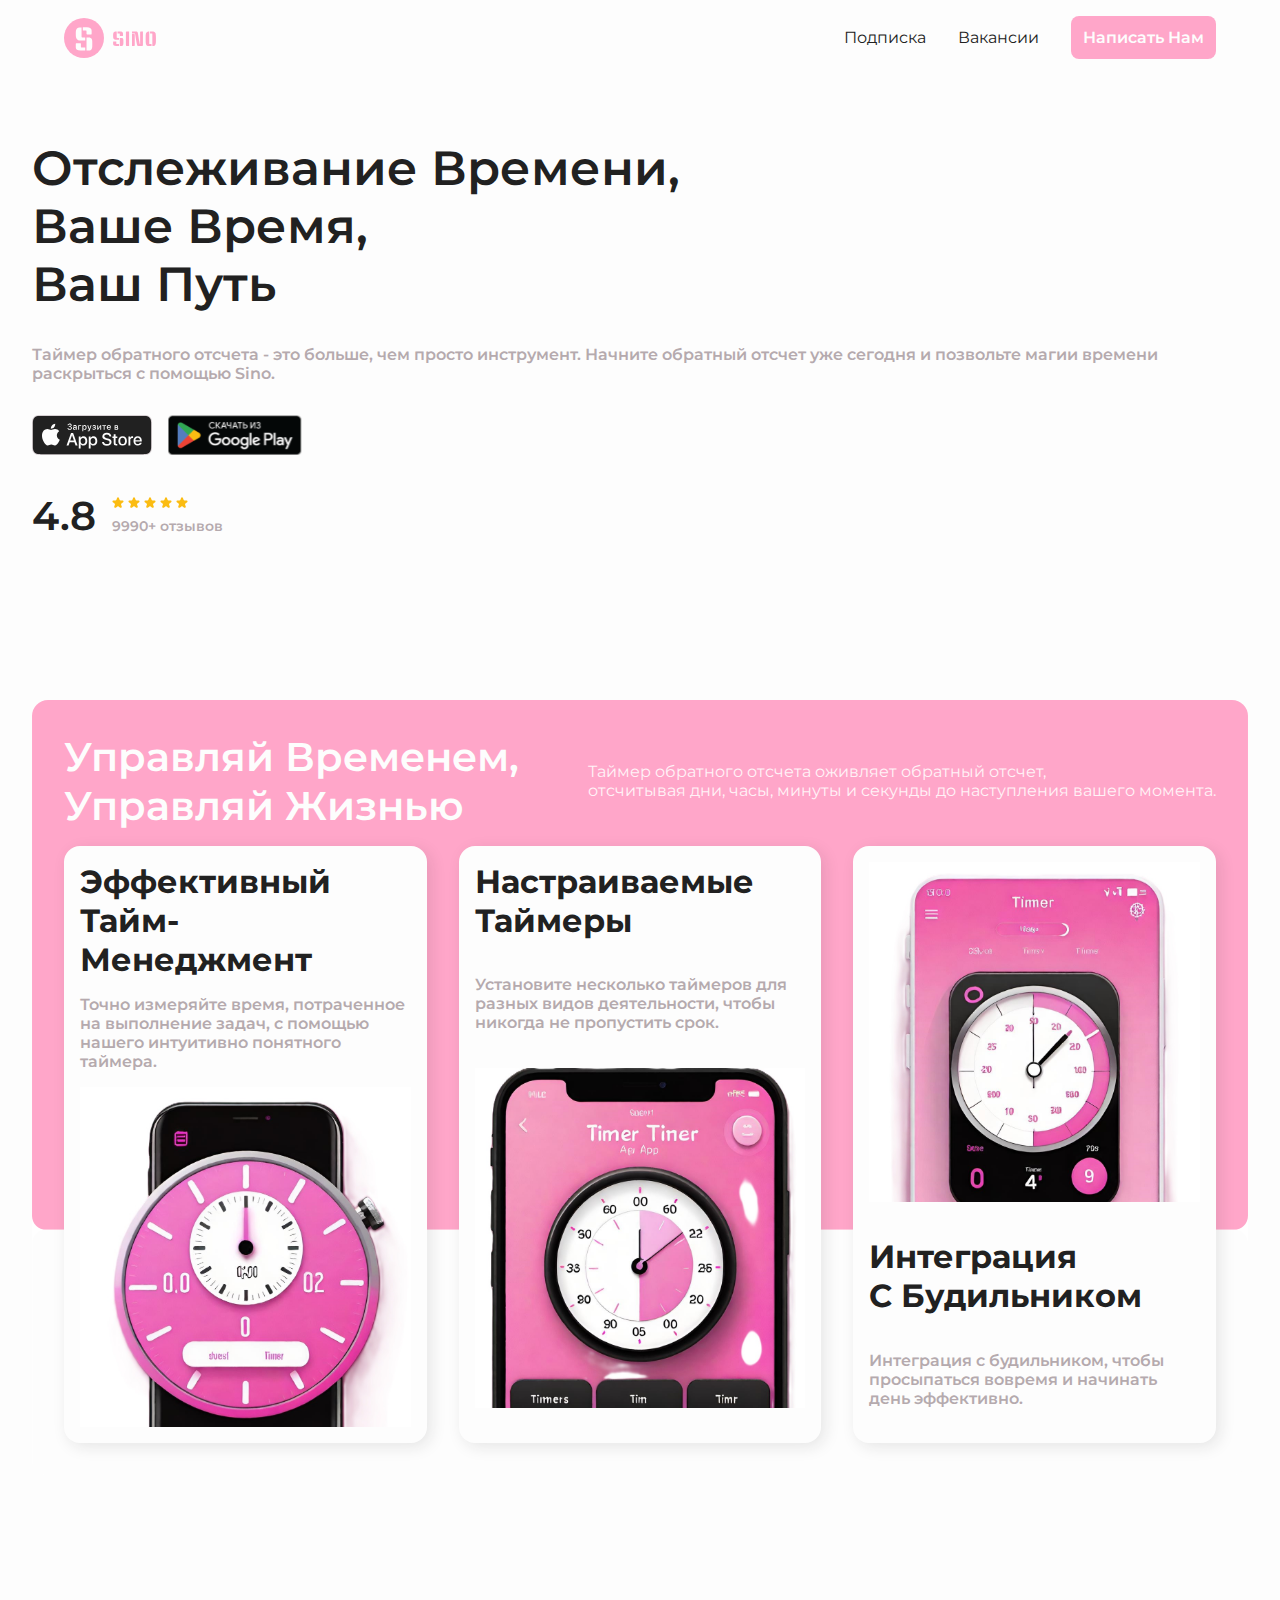
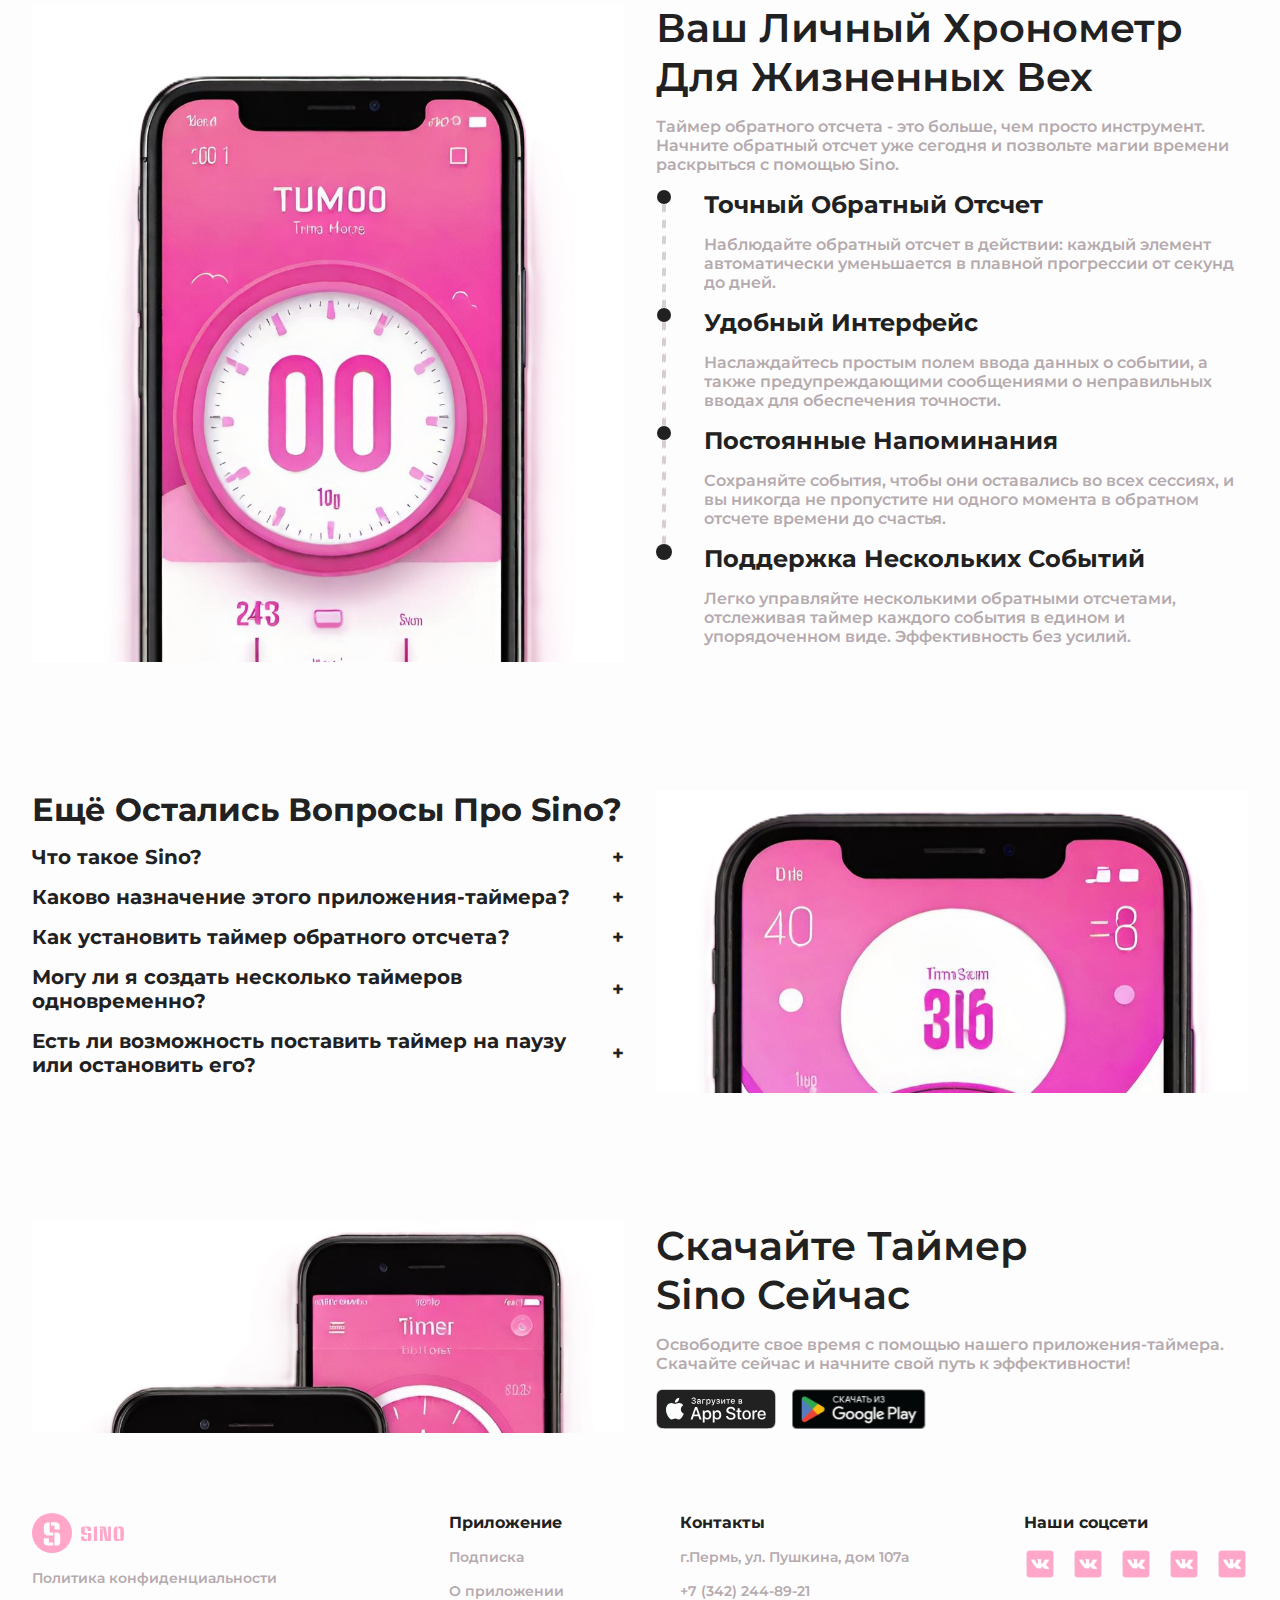
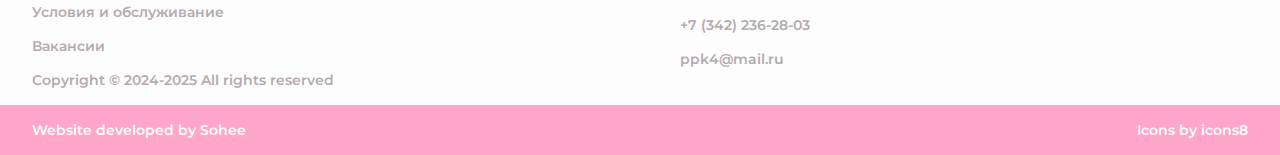
<file: index.html>
<!DOCTYPE html>
<html lang="en">
	<head>
		<meta charset="UTF-8" />
		<meta name="viewport" content="width=device-width, initial-scale=1.0" />
		<title>Sino | Приложение-Таймер</title>
		<link
			rel="shortcut icon"
			href="./assets/short_logo.svg"
			type="image/x-icon"
		/>
		<!-- main css -->
		<link rel="stylesheet" href="./css/main.css" />
		<link rel="stylesheet" href="./css/responsive-main.css" />
		<!-- individual css -->
		<link rel="stylesheet" href="./css/index.css" />
		<link rel="stylesheet" href="./css/responsive-index.css" />
		<!-- js -->
		<script src="./js/index.js" defer></script>
		<style>
			@import url('https://fonts.googleapis.com/css2?family=Montserrat:ital,wght@0,100..900;1,100..900&display=swap');
		</style>
	</head>

	<body>
		<header>
			<img src="./assets/logo.svg" alt="(S) Sino" class="logo" />
			<nav>
				<a href="./pricing.html">Подписка</a>
				<a href="./vacancies.html">Вакансии</a>
				<button class="btn">Написать Нам</button>
			</nav>
		</header>

		<main>
			<section class="summary">
				<div class="text">
					<p class="text-large">
						Отслеживание Времени, <br />Ваше время, <br />Ваш путь
					</p>
					<p class="text-fade">
						Таймер обратного отсчета - это больше, чем просто инструмент.
						Начните обратный отсчет уже сегодня и позвольте магии времени
						раскрыться с помощью Sino.
					</p>
					<div class="apps">
						<a href="https://www.apple.com/app-store/" target="_blank">
							<img src="./assets/app-store.svg" alt="download from app store" />
						</a>
						<a href="https://play.google.com/store/games" target="_blank">
							<img
								src="./assets/google-play.svg"
								alt="download from google play"
							/>
						</a>
					</div>
					<div class="rating">
						<p class="text-big">4.8</p>
						<div class="reviews">
							<div class="stars">
								<img src="./assets/star.svg" alt="&starf;" />
								<img src="./assets/star.svg" alt="&starf;" />
								<img src="./assets/star.svg" alt="&starf;" />
								<img src="./assets/star.svg" alt="&starf;" />
								<img src="./assets/star.svg" alt="&starf;" />
							</div>
							<small class="text-fade">9990+ отзывов</small>
						</div>
					</div>
				</div>
				<div class="image"></div>
			</section>

			<section class="about">
				<div class="text">
					<p class="text-big">
						Управляй временем, <br />
						управляй жизнью
					</p>
					<p>
						Таймер обратного отсчета оживляет обратный отсчет, <br />отсчитывая
						дни, часы, минуты и секунды до наступления вашего момента.
					</p>
				</div>

				<div class="cards">
					<div class="card">
						<p class="text-heading">
							Эффективный <br />
							тайм-менеджмент
						</p>
						<p class="text-fade">
							Точно измеряйте время, потраченное на выполнение задач, с помощью
							нашего интуитивно понятного таймера.
						</p>
						<div class="image">
							<img
								src="./assets/about-card-2.png"
								alt="preview"
								class="bg-image"
								loading="lazy"
							/>
						</div>
					</div>
					<div class="card">
						<p class="text-heading">
							Настраиваемые <br />
							таймеры
						</p>
						<p class="text-fade">
							Установите несколько таймеров для разных видов деятельности, чтобы
							никогда не пропустить срок.
						</p>
						<div class="image">
							<img
								src="./assets/about-card-1.png"
								alt="preview"
								class="bg-image"
								loading="lazy"
							/>
						</div>
					</div>
					<div class="card">
						<div class="image">
							<img
								src="./assets/about-card-3.png"
								alt="preview"
								class="bg-image"
								loading="lazy"
							/>
						</div>
						<p class="text-heading">
							Интеграция <br />
							с будильником
						</p>
						<p class="text-fade">
							Интеграция с будильником, чтобы просыпаться вовремя и начинать
							день эффективно.
						</p>
					</div>
				</div>
			</section>

			<section class="more">
				<div class="image"></div>
				<div class="text">
					<p class="text-big">ваш личный хронометр для жизненных вех</p>
					<p class="text-fade">
						Таймер обратного отсчета - это больше, чем просто инструмент.
						Начните обратный отсчет уже сегодня и позвольте магии времени
						раскрыться с помощью Sino.
					</p>
					<ul>
						<li>
							<div class="mark">
								<div class="circle"></div>
								<div class="dotted-line"></div>
							</div>
							<div class="text">
								<p class="text-small-heading">Точный обратный отсчет</p>
								<p class="text-fade">
									Наблюдайте обратный отсчет в действии: каждый элемент
									автоматически уменьшается в плавной прогрессии от секунд до
									дней.
								</p>
							</div>
						</li>
						<li>
							<div class="mark">
								<div class="circle"></div>
								<div class="dotted-line"></div>
							</div>
							<div class="text">
								<p class="text-small-heading">Удобный интерфейс</p>
								<p class="text-fade">
									Наслаждайтесь простым полем ввода данных о событии, а также
									предупреждающими сообщениями о неправильных вводах для
									обеспечения точности.
								</p>
							</div>
						</li>
						<li>
							<div class="mark">
								<div class="circle"></div>
								<div class="dotted-line"></div>
							</div>
							<div class="text">
								<p class="text-small-heading">Постоянные напоминания</p>
								<p class="text-fade">
									Сохраняйте события, чтобы они оставались во всех сессиях, и вы
									никогда не пропустите ни одного момента в обратном отсчете
									времени до счастья.
								</p>
							</div>
						</li>
						<li>
							<div class="mark">
								<div class="circle"></div>
							</div>
							<div class="text">
								<p class="text-small-heading">Поддержка нескольких событий</p>
								<p class="text-fade">
									Легко управляйте несколькими обратными отсчетами, отслеживая
									таймер каждого события в едином и упорядоченном виде.
									Эффективность без усилий.
								</p>
							</div>
						</li>
					</ul>
				</div>
			</section>

			<section class="faq">
				<div class="text">
					<p class="text-heading">Ещё остались вопросы про Sino?</p>
					<ul>
						<li>
							<p class="q">
								<span>Что такое Sino?</span>
								<button class="open">+</button>
							</p>
							<p class="a text-fade hidden">
								Sino - это приложение-таймер, предназначенное для помощи
								пользователям в более эффективном распоряжении своим временем.
								Оно предоставляет точные обратные отсчеты для различных событий,
								задач и действий, что идеально подходит для отслеживания сроков,
								управления учебными занятиями и учета рабочего времени.
							</p>
						</li>
						<li>
							<p class="q">
								<span>Каково назначение этого приложения-таймера?</span>
								<button class="open">+</button>
							</p>
							<p class="a text-fade hidden">
								Это приложение-таймер призвано помочь пользователям более
								эффективно распоряжаться своим временем, предоставляя точные
								обратные отсчеты для различных событий, задач и действий. Оно
								идеально подходит для отслеживания сроков, управления учебными
								занятиями и учета рабочего времени.
							</p>
						</li>
						<li>
							<p class="q">
								<span>Как установить таймер обратного отсчета?</span>
								<button class="open">+</button>
							</p>
							<div class="a text-fade hidden">
								Для установки таймера обратного отсчета в приложении Sino, вам
								нужно:
								<ol>
									<li>Открыть приложение Sino на вашем устройстве.</li>
									<li>Найти и выбрать опцию для создания нового таймера.</li>
									<li>
										Ввести желаемую продолжительность таймера (в часах, минутах
										или секундах).
									</li>
									<li>
										Настроить дополнительные параметры, такие как звуковые
										уведомления или интеграцию с будильником.
									</li>
									<li>Сохранить настройки и начать таймер.</li>
								</ol>
							</div>
						</li>
						<li>
							<p class="q">
								<span>Могу ли я создать несколько таймеров одновременно?</span>
								<button class="open">+</button>
							</p>
							<p class="a text-fade hidden">
								Да, в приложении Sino вы можете создать и одновременно
								использовать несколько таймеров для разных видов деятельности,
								что позволяет вам не пропустить ни одного срока.
							</p>
						</li>
						<li>
							<p class="q">
								<span
									>Есть ли возможность поставить таймер на паузу или остановить
									его?</span
								>
								<button class="open">+</button>
							</p>
							<p class="a text-fade hidden">
								Да, в приложении Sino предусмотрена возможность поставить таймер
								на паузу или полностью остановить его. Это может быть полезно,
								если вам нужно временно приостановить отсчет времени или
								полностью остановить таймер для начала работы над другим
								заданием.
							</p>
						</li>
					</ul>
				</div>
				<div class="image"></div>
			</section>

			<section class="download">
				<div class="image"></div>
				<div class="text">
					<p class="text-big">
						Скачайте таймер <br />
						Sino сейчас
					</p>
					<p class="text-fade">
						Освободите свое время с помощью нашего приложения-таймера. Скачайте
						сейчас и начните свой путь к эффективности!
					</p>
					<div class="apps">
						<a href="https://www.apple.com/app-store/" target="_blank">
							<img
								src="./assets/app-store.svg"
								alt="download from app store"
								loading="lazy"
							/>
						</a>
						<a href="https://play.google.com/store/games" target="_blank">
							<img
								src="./assets/google-play.svg"
								alt="download from google play"
								loading="lazy"
							/>
						</a>
					</div>
				</div>
			</section>
		</main>

		<footer>
			<div>
				<img
					src="./assets/logo.svg"
					alt="(S) Sino"
					class="logo"
					loading="lazy"
				/>
				<a href="#" class="text-fade">Политика конфиденциальности</a>
				<a href="#" class="text-fade">Условия и обслуживание</a>
				<a href="./vacancies.html" class="text-fade">Вакансии</a>
				<p class="text-fade">Copyright © 2024-2025 All rights reserved</p>
			</div>
			<div>
				<p class="bold">Приложение</p>
				<a href="#" class="text-fade">Подписка</a>
				<a href="./index.html" class="text-fade">О приложении</a>
			</div>
			<div>
				<p class="bold">Контакты</p>
				<p class="text-fade">г.Пермь, ул. Пушкина, дом 107а</p>
				<p class="text-fade">+7 (342) 244-89-21</p>
				<p class="text-fade">+7 (342) 236-28-03</p>
				<p class="text-fade">ppk4@mail.ru</p>
			</div>
			<div>
				<p class="bold">Наши соцсети</p>
				<div>
					<a href="#">
						<img src="./assets/vk.svg" alt="VK link" loading="lazy" />
					</a>
					<a href="#">
						<img src="./assets/vk.svg" alt="VK link" loading="lazy" />
					</a>
					<a href="#">
						<img src="./assets/vk.svg" alt="VK link" loading="lazy" />
					</a>
					<a href="#">
						<img src="./assets/vk.svg" alt="VK link" loading="lazy" />
					</a>
					<a href="#">
						<img src="./assets/vk.svg" alt="VK link" loading="lazy" />
					</a>
				</div>
			</div>
		</footer>

		<div class="cr">
			<a href="https://github.com/sohee-commits/" target="_blank" class="bold">
				Website developed by Sohee
			</a>
			<a href="https://icons8.com" target="_blank" class="bold">
				Icons by icons8
			</a>
		</div>
	</body>
</html>
</file>
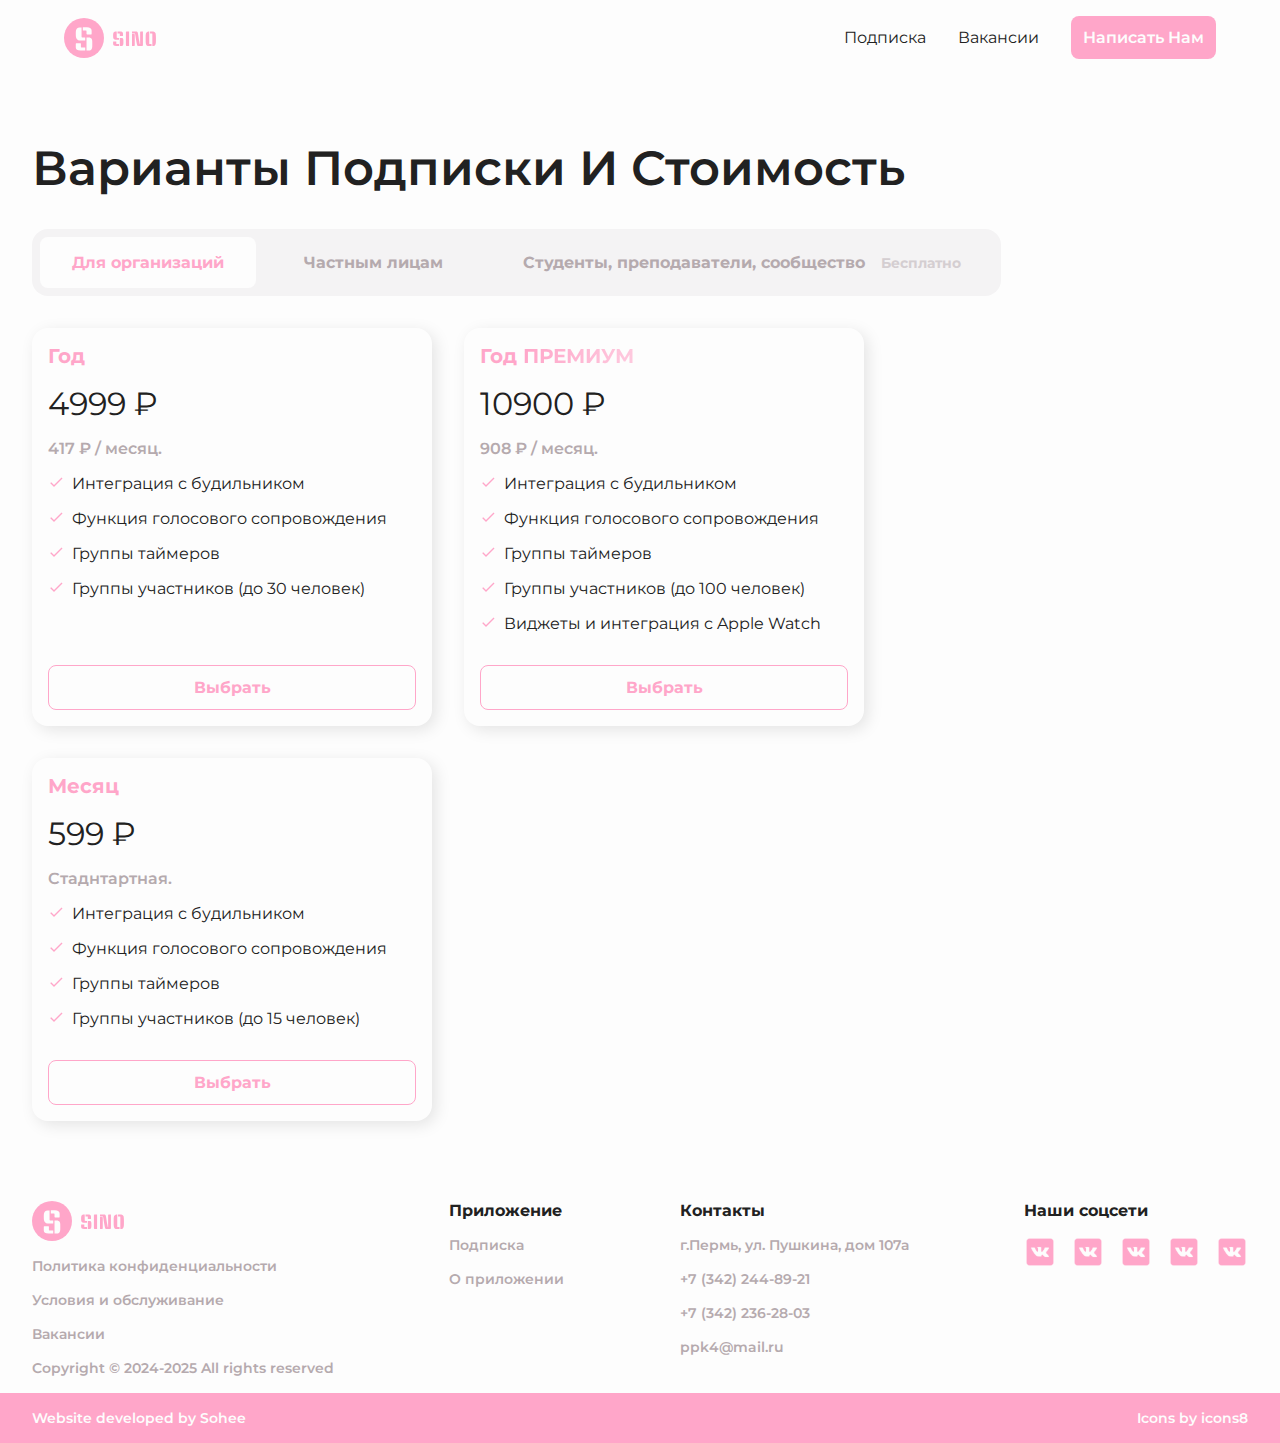
<file: pricing.html>
<!DOCTYPE html>
<html lang="en">
	<head>
		<meta charset="UTF-8" />
		<meta name="viewport" content="width=device-width, initial-scale=1.0" />
		<title>Sino | Подписка</title>
		<link
			rel="shortcut icon"
			href="./assets/short_logo.svg"
			type="image/x-icon"
		/>
		<!-- main css -->
		<link rel="stylesheet" href="./css/main.css" />
		<link rel="stylesheet" href="./css/responsive-main.css" />
		<!-- individual css -->
		<link rel="stylesheet" href="./css/pricing.css" />
		<link rel="stylesheet" href="./css/responsive-pricing.css" />
		<style>
			@import url('https://fonts.googleapis.com/css2?family=Montserrat:ital,wght@0,100..900;1,100..900&display=swap');
		</style>
	</head>

	<body>
		<header>
			<img src="./assets/logo.svg" alt="(S) Sino" class="logo" />
			<nav>
				<a href="./pricing.html">Подписка</a>
				<a href="./vacancies.html">Вакансии</a>
				<button class="btn">Написать Нам</button>
			</nav>
		</header>

		<main>
			<section class="pricing">
				<p class="text-large">Варианты подписки и стоимость</p>
				<div class="for-n-group">
					<p>Для организаций</p>
					<p>Частным лицам</p>
					<p>Студенты, преподаватели, сообщество <span>Бесплатно</span></p>
				</div>
				<section class="cards">
					<section class="card">
						<div class="inner">
							<p>Год</p>
							<p>4999 ₽</p>
							<p class="text-fade">417 ₽ / месяц.</p>
							<ul>
								<li>
									<img src="./assets/check.png" alt=">" />
									<p>Интеграция с будильником</p>
								</li>
								<li>
									<img src="./assets/check.png" alt=">" />
									<p>Функция голосового сопровождения</p>
								</li>
								<li>
									<img src="./assets/check.png" alt=">" />
									<p>Группы таймеров</p>
								</li>
								<li>
									<img src="./assets/check.png" alt=">" />
									<p>Группы участников (до 30 человек)</p>
								</li>
							</ul>
						</div>
						<button>Выбрать</button>
					</section>
					<section class="card">
						<div class="inner">
							<p>Год <span>ПРЕМИУМ</span></p>
							<p>10900 ₽</p>
							<p class="text-fade">908 ₽ / месяц.</p>
							<ul>
								<li>
									<img src="./assets/check.png" alt=">" />
									<p>Интеграция с будильником</p>
								</li>
								<li>
									<img src="./assets/check.png" alt=">" />
									<p>Функция голосового сопровождения</p>
								</li>
								<li>
									<img src="./assets/check.png" alt=">" />
									<p>Группы таймеров</p>
								</li>
								<li>
									<img src="./assets/check.png" alt=">" />
									<p>Группы участников (до 100 человек)</p>
								</li>
								<li>
									<img src="./assets/check.png" alt=">" />
									<p>Виджеты и интеграция с Apple Watch</p>
								</li>
							</ul>
						</div>
						<button>Выбрать</button>
					</section>
					<section class="card">
						<div class="inner">
							<p>Месяц</p>
							<p>599 ₽</p>
							<p class="text-fade">Стаднтартная.</p>
							<ul>
								<li>
									<img src="./assets/check.png" alt=">" />
									<p>Интеграция с будильником</p>
								</li>
								<li>
									<img src="./assets/check.png" alt=">" />
									<p>Функция голосового сопровождения</p>
								</li>
								<li>
									<img src="./assets/check.png" alt=">" />
									<p>Группы таймеров</p>
								</li>
								<li>
									<img src="./assets/check.png" alt=">" />
									<p>Группы участников (до 15 человек)</p>
								</li>
							</ul>
						</div>
						<button>Выбрать</button>
					</section>
				</section>
			</section>
		</main>

		<footer>
			<div>
				<img
					src="./assets/logo.svg"
					alt="(S) Sino"
					class="logo"
					loading="lazy"
				/>
				<a href="#" class="text-fade">Политика конфиденциальности</a>
				<a href="#" class="text-fade">Условия и обслуживание</a>
				<a href="./vacancies.html" class="text-fade">Вакансии</a>
				<p class="text-fade">Copyright © 2024-2025 All rights reserved</p>
			</div>
			<div>
				<p class="bold">Приложение</p>
				<a href="#" class="text-fade">Подписка</a>
				<a href="./index.html" class="text-fade">О приложении</a>
			</div>
			<div>
				<p class="bold">Контакты</p>
				<p class="text-fade">г.Пермь, ул. Пушкина, дом 107а</p>
				<p class="text-fade">+7 (342) 244-89-21</p>
				<p class="text-fade">+7 (342) 236-28-03</p>
				<p class="text-fade">ppk4@mail.ru</p>
			</div>
			<div>
				<p class="bold">Наши соцсети</p>
				<div>
					<a href="#">
						<img src="./assets/vk.svg" alt="VK link" loading="lazy" />
					</a>
					<a href="#">
						<img src="./assets/vk.svg" alt="VK link" loading="lazy" />
					</a>
					<a href="#">
						<img src="./assets/vk.svg" alt="VK link" loading="lazy" />
					</a>
					<a href="#">
						<img src="./assets/vk.svg" alt="VK link" loading="lazy" />
					</a>
					<a href="#">
						<img src="./assets/vk.svg" alt="VK link" loading="lazy" />
					</a>
				</div>
			</div>
		</footer>

		<div class="cr">
			<a href="https://github.com/sohee-commits/" target="_blank" class="bold">
				Website developed by Sohee
			</a>
			<a href="https://icons8.com" target="_blank" class="bold">
				Icons by icons8
			</a>
		</div>
	</body>
</html>
</file>
<file: css/main.css>
:root {
  --black: #212121;
  --gray: #b5aaae;
  --white: #fdfdfd;
  --mainColorLight: #fff3f7;
  --mainColor: #ffa6c9;
  --mainColorDark: #996378;
  --gold: #fbbc12;
}

* {
  margin: 0;
  padding: 0;
  box-sizing: border-box;
  font-family: "Montserrat", sans-serif;
  color: var(--black);
  transition: all 0.2s ease;
}

body {
  position: relative;
  background-color: var(--white);
}

p {
  font-size: 16px;
}

small {
  font-size: 0.875rem;
}

a {
  text-decoration: none;
}

a:hover {
  color: var(--mainColorDark);
}

.text-large {
  font-size: 3rem;
  font-weight: 600;
  text-transform: capitalize;
}

.text-big {
  font-size: 2.5rem;
  font-weight: 600;
  text-transform: capitalize;
}

.text-heading {
  font-size: 2rem;
  font-weight: 700;
  text-transform: capitalize;
}

.text-small-heading {
  font-size: 1.5rem;
  font-weight: 700;
  text-transform: capitalize;
}

.text-fade {
  font-weight: 600;
  color: var(--gray);
}

.bold {
  font-weight: 600;
}

.bg-image {
  position: absolute;
  width: 100%;
  height: 100%;
  object-fit: cover;
  object-position: top;
}

.btn {
  padding: 0.75rem;

  border-radius: 0.5rem;
  border: none;
  font-weight: 600;
  font-size: 1rem;
  background-color: var(--mainColor);
  color: var(--white);
}

.btn:hover {
  background-color: var(--mainColorDark);
  cursor: pointer;
}

.logo {
  width: 5.875rem;
  height: 2.5rem;
}

header nav {
  display: flex;
  align-items: center;
  flex-wrap: wrap;
  gap: 2rem;
}

header {
  padding: 1rem 4rem;

  display: flex;
  align-items: center;
  justify-content: space-between;
}

main {
  padding: 4rem 2rem;
  display: grid;
  gap: 8rem;
}

footer > div > div {
  display: flex;
  gap: 1rem;
}

footer > div {
  display: flex;
  flex-direction: column;
  gap: 1rem;
}

footer .bold {
  font-weight: 700;
}

footer .text-fade {
  font-size: 14px;
}

footer {
  padding: 1rem 2rem;

  display: flex;
  justify-content: space-between;
  flex-wrap: wrap;
  gap: 2rem;
}

.cr a {
  color: var(--white);
  font-size: 0.875rem;
}

.cr a:hover {
  text-decoration: underline;
}

.cr {
  padding: 1rem 2rem;

  display: flex;
  justify-content: space-between;
  flex-wrap: wrap;
  gap: 2rem;

  background-color: var(--mainColor);
}
</file>
<file: css/responsive-main.css>
/* отдельно для настройки размеров шрифта */
@media (max-width: 400px) {
	p {
		font-size: 14px;
	}

	small {
		font-size: 0.8rem;
	}

	.text-large {
		font-size: 2rem;
	}

	.text-big {
		font-size: 1.75rem;
	}

	.text-heading {
		font-size: 1.25rem;
	}

	.text-small-heading {
		font-size: 1.25rem;
	}
}

@media (max-width: 400px) {
	main {
		gap: 4rem;
	}
}

@media (max-width: 630px) {
	header,
	nav {
		justify-content: center;
	}
}

@media (max-width: 680px) {
	header {
		gap: 2rem;
		flex-wrap: wrap;
	}
}
</file>
<file: css/index.css>
.summary .apps {
  display: flex;
  gap: 1rem;
}

.summary .stars {
  margin-bottom: 0.5rem;

  display: flex;
  gap: 0.25rem;
}

.summary .rating {
  display: flex;
  align-items: center;
  gap: 1rem;
}

.summary .text > * {
  margin-bottom: 2rem;
}

.summary {
  display: grid;
  grid-template-columns: repeat(2, 1fr);
  gap: 2rem;
}

.summary .image {
  background-image: url("../assets/summary.png");
  background-size: cover;
}

.about .text-big {
  color: var(--white);
}

.about .text p:last-of-type {
  color: var(--mainColorLight);
}

.about .text {
  margin-bottom: 1rem;

  display: flex;
  align-items: center;
  justify-content: space-between;
  flex-wrap: wrap;
  gap: 1rem;
}

.about .card .image {
  height: 21.25rem;
}

.about .card .text-fade {
  color: var(--gray);
}

.about .card {
  padding: 1rem;
  flex: 1 1 0;
  min-width: 22.5rem;

  display: grid;
  gap: 1rem;

  box-shadow: 0.25rem 0.25rem 1rem rgba(33, 33, 33, 0.1);
  background-color: var(--white);
  border-radius: 1rem;
}

.about .card .image {
  border-radius: 1rem;
  background-size: cover;

  /* для img bg-image */
  position: relative;
}

.about .cards {
  display: flex;
  flex-wrap: wrap;
  gap: 2rem;
}

.about {
  padding: 2rem;

  border-radius: 1rem;
  background-image: url("../assets/about-bg.svg");
  background-size: cover;
  background-repeat: no-repeat;
}

.more .circle {
  width: 1rem;
  height: 1rem;
  background-image: url("../assets/circle.svg");
  background-size: contain;
  background-repeat: no-repeat;
  background-position: center;
}

.more .dotted-line {
  height: 100%;
  width: 0.2rem;
  background-image: url("../assets/dotted-line.svg");
}

.more .mark {
  display: flex;
  flex-direction: column;
  align-items: center;
}

.more ul .text .text-fade {
  margin: 1rem 0;
}

.more li {
  display: flex;
  gap: 2rem;
}

.more .text > .text-fade {
  margin: 1rem 0;
}

.more .image {
  background-image: url("../assets/more.png");
  background-size: cover;
}

.more {
  display: grid;
  grid-template-columns: repeat(2, 1fr);
  gap: 2rem;
}

.faq .hidden {
  display: none;
}

.faq button {
  border: none;
  background: none;
  cursor: pointer;
}

.faq ul {
  list-style: none;
}

.faq .q * {
  font-size: 1.25rem;
  font-weight: 700;
}

.faq .q {
  margin: 1rem 0;

  display: flex;
  justify-content: space-between;
  gap: 1rem;
}

.faq .text-heading {
  margin-bottom: 1rem;
}

.faq .a * {
  color: var(--gray);
}

.faq .a ol {
  margin-left: 2rem;
}

.faq .image {
  background-image: url("../assets/faq-bg.png");
  background-size: cover;
}

.faq {
  display: grid;
  grid-template-columns: repeat(2, 1fr);
  gap: 2rem;
}

.download .text-fade {
  margin: 1rem 0;
}

.download .apps {
  display: flex;
  gap: 1rem;
}

.download .image {
  background-image: url("../assets/download-bg.png");
  background-size: cover;
}

.download {
  display: grid;
  grid-template-columns: repeat(2, 1fr);
  gap: 2rem;
}
</file>
<file: css/responsive-index.css>
@media (max-width: 400px) {
  .about .cards {
    flex-direction: column;
  }

  .about .card {
    min-width: 1rem;
  }

  .about .card .image {
    height: 10rem;
  }
}

@media (max-width: 660px) {
  /* на самом деле блок и так скроется,
  но на всякий случай задам явно */
  .download .image {
    display: none;
  }

  .download {
    grid-template-columns: 1fr;
  }
}

@media (max-width: 900px) {
  /* на самом деле блок и так скроется,
  но на всякий случай задам явно */
  .faq .image,
  .more .image {
    display: none;
  }

  .faq,
  .more {
    grid-template-columns: 1fr;
  }
}

@media (max-width: 1320px) {
  /* на самом деле блок и так скроется,
  но на всякий случай задам явно */
  .summary .image {
    display: none;
  }

  .summary {
    grid-template-columns: 1fr;
  }
}
</file>
<file: css/pricing.css>
.pricing {
	display: grid;
	gap: 2rem;
}

.for-n-group {
	width: fit-content;
	padding: 0.5rem;

	display: flex;
	flex-wrap: wrap;
	gap: 1rem;

	border-radius: 1rem;
	background-color: #f4f3f4;
}

.for-n-group p {
	padding: 1rem 2rem;

	font-weight: 700;
	border-radius: 0.5rem;

	cursor: not-allowed;
}

.for-n-group p:first-of-type {
	color: var(--mainColor);
	background-color: var(--white);

	cursor: pointer;
}

.for-n-group p:not(:first-of-type) {
	color: var(--gray);
}

.for-n-group p:has(span) {
	display: flex;
	flex-wrap: wrap;
	align-items: center;
	gap: 1rem;
}

.for-n-group span {
	font-size: 0.875rem;
	color: #d4ced1;
}

.pricing .cards {
	display: flex;
	flex-wrap: wrap;
	gap: 2rem;
}

.pricing .card {
	width: 25rem;

	display: flex;
	flex-direction: column;
	justify-content: space-between;

	box-shadow: 0.25rem 0.25rem 1rem rgba(0, 0, 0, 0.1);
	border-radius: 1rem;
}

.pricing .card .inner {
	padding: 1rem;

	display: grid;
	gap: 1rem;
}

.pricing .card .inner p:first-child {
	font-size: 1.25rem;
	font-weight: bold;
	color: var(--mainColor);
}

.pricing .inner p:first-child span {
	background: linear-gradient(to right, var(--mainColor), #fec9de);
	background-clip: text;
	-webkit-text-fill-color: transparent;
}

.pricing .card .inner p:nth-of-type(2) {
	font-size: 2rem;
}

.pricing .card ul {
	display: grid;
	gap: 1rem;

	list-style-type: none;
}

.pricing .card img {
  width: 1rem;
  height: 1rem;
}

.pricing .card li {
	display: flex;
	gap: 0.5rem;
}

.pricing .card button {
	margin: 1rem;
	padding: 0.75rem;
	height: min-content;

	border-radius: 0.5rem;
	border: 0.1rem solid var(--mainColor);
	background-color: var(--white);

	font-size: inherit;
	font-weight: bold;
	color: var(--mainColor);
}

.pricing .card button:hover {
	color: var(--white);
	background-color: var(--mainColor);

	cursor: pointer;
}
</file>
<file: css/responsive-pricing.css>
@media (max-width: 530px) {
	.pricing .card {
		width: auto;
	}
}
</file>
